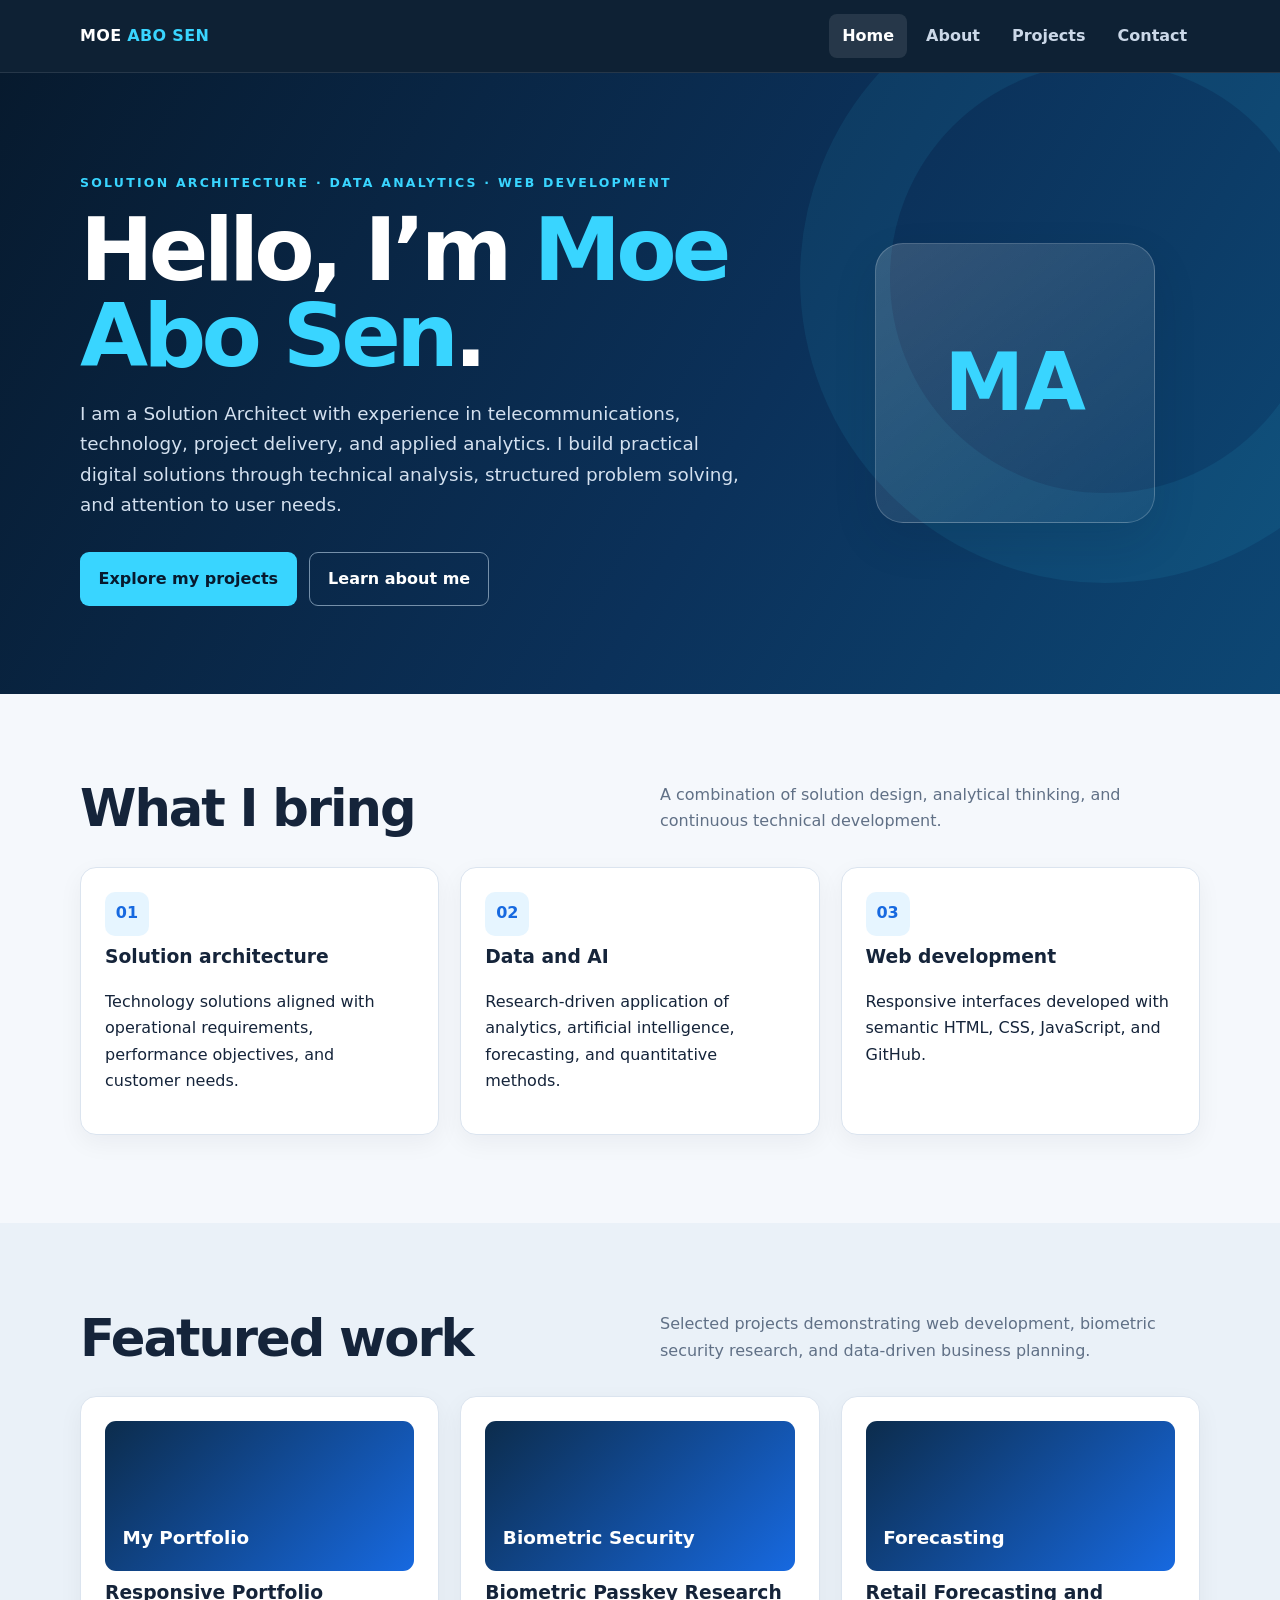
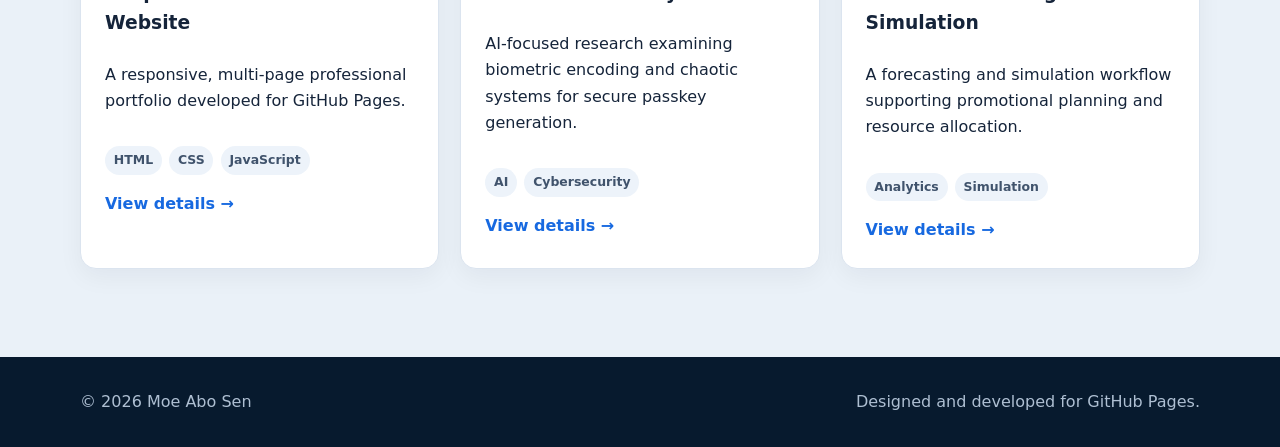
<file: index.html>
<!doctype html>
<html lang="en">
  <head>
    <meta charset="utf-8" />
    <meta name="viewport" content="width=device-width,initial-scale=1" />
    <meta
      name="description"
      content="Professional portfolio of Moe Abo Sen, Solution Architect."
    />
    <title>Moe Abo Sen | Portfolio</title>
    <link rel="stylesheet" href="styles.css" />
  </head>
  <body>
    <a class="skip-link" href="#main">Skip to content</a>
    <header class="site-header">
      <nav class="nav container">
        <a class="brand" href="index.html">MOE <span>ABO SEN</span></a
        ><button
          class="nav-toggle"
          aria-expanded="false"
          aria-label="Toggle navigation"
        >
          ☰
        </button>
        <div class="nav-links">
          <a class="active" href="index.html">Home</a
          ><a href="about.html">About</a><a href="projects.html">Projects</a
          ><a href="contact.html">Contact</a>
        </div>
      </nav>
    </header>
    <main id="main">
      <section class="hero">
        <div class="hero-grid container">
          <div>
            <p class="eyebrow">
              Solution Architecture · Data Analytics · Web Development
            </p>
            <h1>Hello, I’m <span>Moe Abo Sen</span>.</h1>
            <p class="lead">
              I am a Solution Architect with experience in telecommunications,
              technology, project delivery, and applied analytics. I build
              practical digital solutions through technical analysis, structured
              problem solving, and attention to user needs.
            </p>
            <div class="actions">
              <a class="button primary" href="projects.html"
                >Explore my projects</a
              ><a class="button secondary" href="about.html">Learn about me</a>
            </div>
          </div>
          <div class="profile-mark" aria-label="Moe Abo Sen initials">MA</div>
        </div>
      </section>
      <section>
        <div class="container">
          <div class="section-heading">
            <h2>What I bring</h2>
            <p>
              A combination of solution design, analytical thinking, and
              continuous technical development.
            </p>
          </div>
          <div class="grid-3">
            <article class="card">
              <div class="icon">01</div>
              <h3>Solution architecture</h3>
              <p>
                Technology solutions aligned with operational requirements,
                performance objectives, and customer needs.
              </p>
            </article>
            <article class="card">
              <div class="icon">02</div>
              <h3>Data and AI</h3>
              <p>
                Research-driven application of analytics, artificial
                intelligence, forecasting, and quantitative methods.
              </p>
            </article>
            <article class="card">
              <div class="icon">03</div>
              <h3>Web development</h3>
              <p>
                Responsive interfaces developed with semantic HTML, CSS,
                JavaScript, and GitHub.
              </p>
            </article>
          </div>
        </div>
      </section>
      <section style="background: #eaf1f8">
        <div class="container">
          <div class="section-heading">
            <h2>Featured work</h2>
            <p>
              Selected projects demonstrating web development, biometric
              security research, and data-driven business planning.
            </p>
          </div>
          <div class="grid-3">
            <article class="card project-card">
              <div class="project-top">My Portfolio</div>
              <h3>Responsive Portfolio Website</h3>
              <p>
                A responsive, multi-page professional portfolio developed for
                GitHub Pages.
              </p>
              <div class="tags">
                <span class="tag">HTML</span><span class="tag">CSS</span
                ><span class="tag">JavaScript</span>
              </div>
              <a class="card-link" href="projects.html">View details →</a>
            </article>
            <article class="card project-card">
              <div class="project-top">Biometric Security</div>
              <h3>Biometric Passkey Research</h3>
              <p>
                AI-focused research examining biometric encoding and chaotic
                systems for secure passkey generation.
              </p>
              <div class="tags">
                <span class="tag">AI</span
                ><span class="tag">Cybersecurity</span>
              </div>
              <a class="card-link" href="projects.html">View details →</a>
            </article>
            <article class="card project-card">
              <div class="project-top">Forecasting</div>
              <h3>Retail Forecasting and Simulation</h3>
              <p>
                A forecasting and simulation workflow supporting promotional
                planning and resource allocation.
              </p>
              <div class="tags">
                <span class="tag">Analytics</span
                ><span class="tag">Simulation</span>
              </div>
              <a class="card-link" href="projects.html">View details →</a>
            </article>
          </div>
        </div>
      </section>
    </main>
    <footer class="site-footer">
      <div class="container footer-row">
        <p>© <span data-year></span> Moe Abo Sen</p>
        <p>Designed and developed for GitHub Pages.</p>
      </div>
    </footer>
    <script src="script.js"></script>
  </body>
</html>
</file>
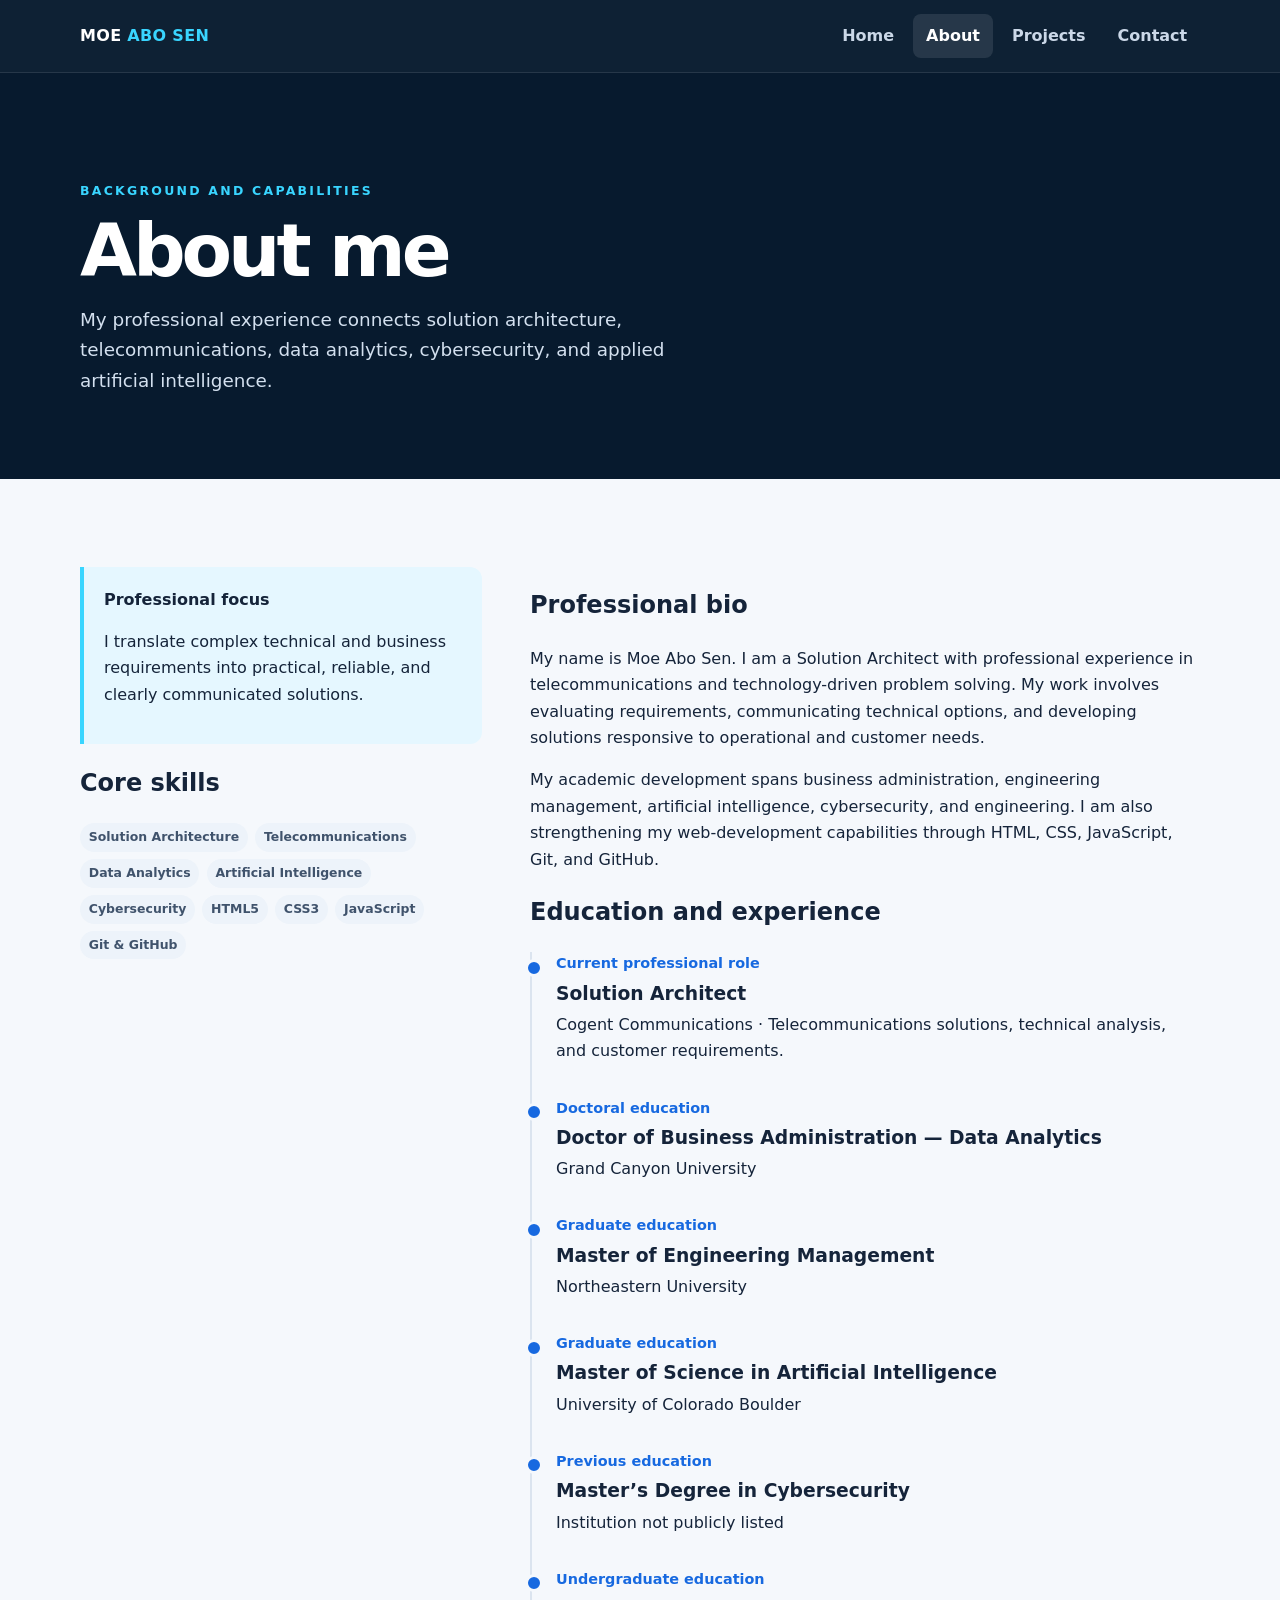
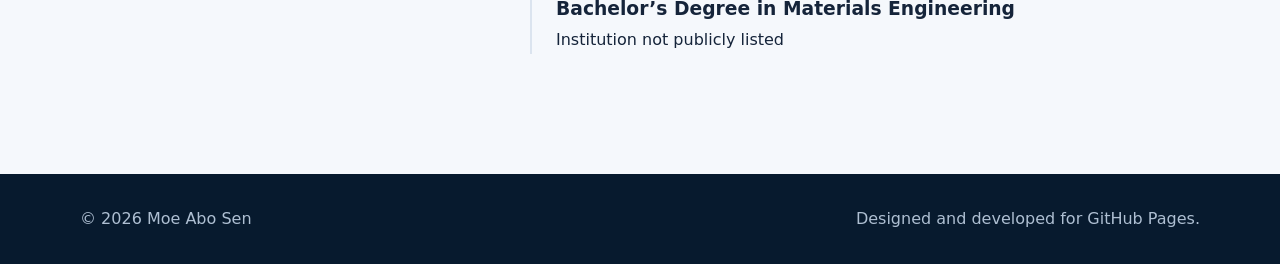
<file: about.html>
<!doctype html>
<html lang="en">
  <head>
    <meta charset="utf-8" />
    <meta name="viewport" content="width=device-width,initial-scale=1" />
    <meta name="description" content="About Moe Abo Sen." />
    <title>About | Moe Abo Sen</title>
    <link rel="stylesheet" href="styles.css" />
  </head>
  <body>
    <a class="skip-link" href="#main">Skip to content</a>
    <header class="site-header">
      <nav class="nav container">
        <a class="brand" href="index.html">MOE <span>ABO SEN</span></a
        ><button
          class="nav-toggle"
          aria-expanded="false"
          aria-label="Toggle navigation"
        >
          ☰
        </button>
        <div class="nav-links">
          <a href="index.html">Home</a
          ><a class="active" href="about.html">About</a
          ><a href="projects.html">Projects</a
          ><a href="contact.html">Contact</a>
        </div>
      </nav>
    </header>
    <main id="main">
      <div class="page-hero">
        <div class="container">
          <p class="eyebrow">Background and capabilities</p>
          <h1>About me</h1>
          <p class="lead">
            My professional experience connects solution architecture,
            telecommunications, data analytics, cybersecurity, and applied
            artificial intelligence.
          </p>
        </div>
      </div>
      <section>
        <div class="container content-grid">
          <aside>
            <div class="side-note">
              <strong>Professional focus</strong>
              <p>
                I translate complex technical and business requirements into
                practical, reliable, and clearly communicated solutions.
              </p>
            </div>
            <h2>Core skills</h2>
            <div class="tags">
              <span class="tag">Solution Architecture</span
              ><span class="tag">Telecommunications</span
              ><span class="tag">Data Analytics</span
              ><span class="tag">Artificial Intelligence</span
              ><span class="tag">Cybersecurity</span
              ><span class="tag">HTML5</span><span class="tag">CSS3</span
              ><span class="tag">JavaScript</span
              ><span class="tag">Git & GitHub</span>
            </div>
          </aside>
          <div>
            <h2>Professional bio</h2>
            <p>
              My name is Moe Abo Sen. I am a Solution Architect with
              professional experience in telecommunications and
              technology-driven problem solving. My work involves evaluating
              requirements, communicating technical options, and developing
              solutions responsive to operational and customer needs.
            </p>
            <p>
              My academic development spans business administration, engineering
              management, artificial intelligence, cybersecurity, and
              engineering. I am also strengthening my web-development
              capabilities through HTML, CSS, JavaScript, Git, and GitHub.
            </p>
            <h2>Education and experience</h2>
            <div class="timeline">
              <article>
                <p class="meta">Current professional role</p>
                <h3>Solution Architect</h3>
                <p>
                  Cogent Communications · Telecommunications solutions,
                  technical analysis, and customer requirements.
                </p>
              </article>
              <article>
                <p class="meta">Doctoral education</p>
                <h3>Doctor of Business Administration — Data Analytics</h3>
                <p>Grand Canyon University</p>
              </article>
              <article>
                <p class="meta">Graduate education</p>
                <h3>Master of Engineering Management</h3>
                <p>Northeastern University</p>
              </article>
              <article>
                <p class="meta">Graduate education</p>
                <h3>Master of Science in Artificial Intelligence</h3>
                <p>University of Colorado Boulder</p>
              </article>
              <article>
                <p class="meta">Previous education</p>
                <h3>Master’s Degree in Cybersecurity</h3>
                <p>Institution not publicly listed</p>
              </article>
              <article>
                <p class="meta">Undergraduate education</p>
                <h3>Bachelor’s Degree in Materials Engineering</h3>
                <p>Institution not publicly listed</p>
              </article>
            </div>
          </div>
        </div>
      </section>
    </main>
    <footer class="site-footer">
      <div class="container footer-row">
        <p>© <span data-year></span> Moe Abo Sen</p>
        <p>Designed and developed for GitHub Pages.</p>
      </div>
    </footer>
    <script src="script.js"></script>
  </body>
</html>
</file>
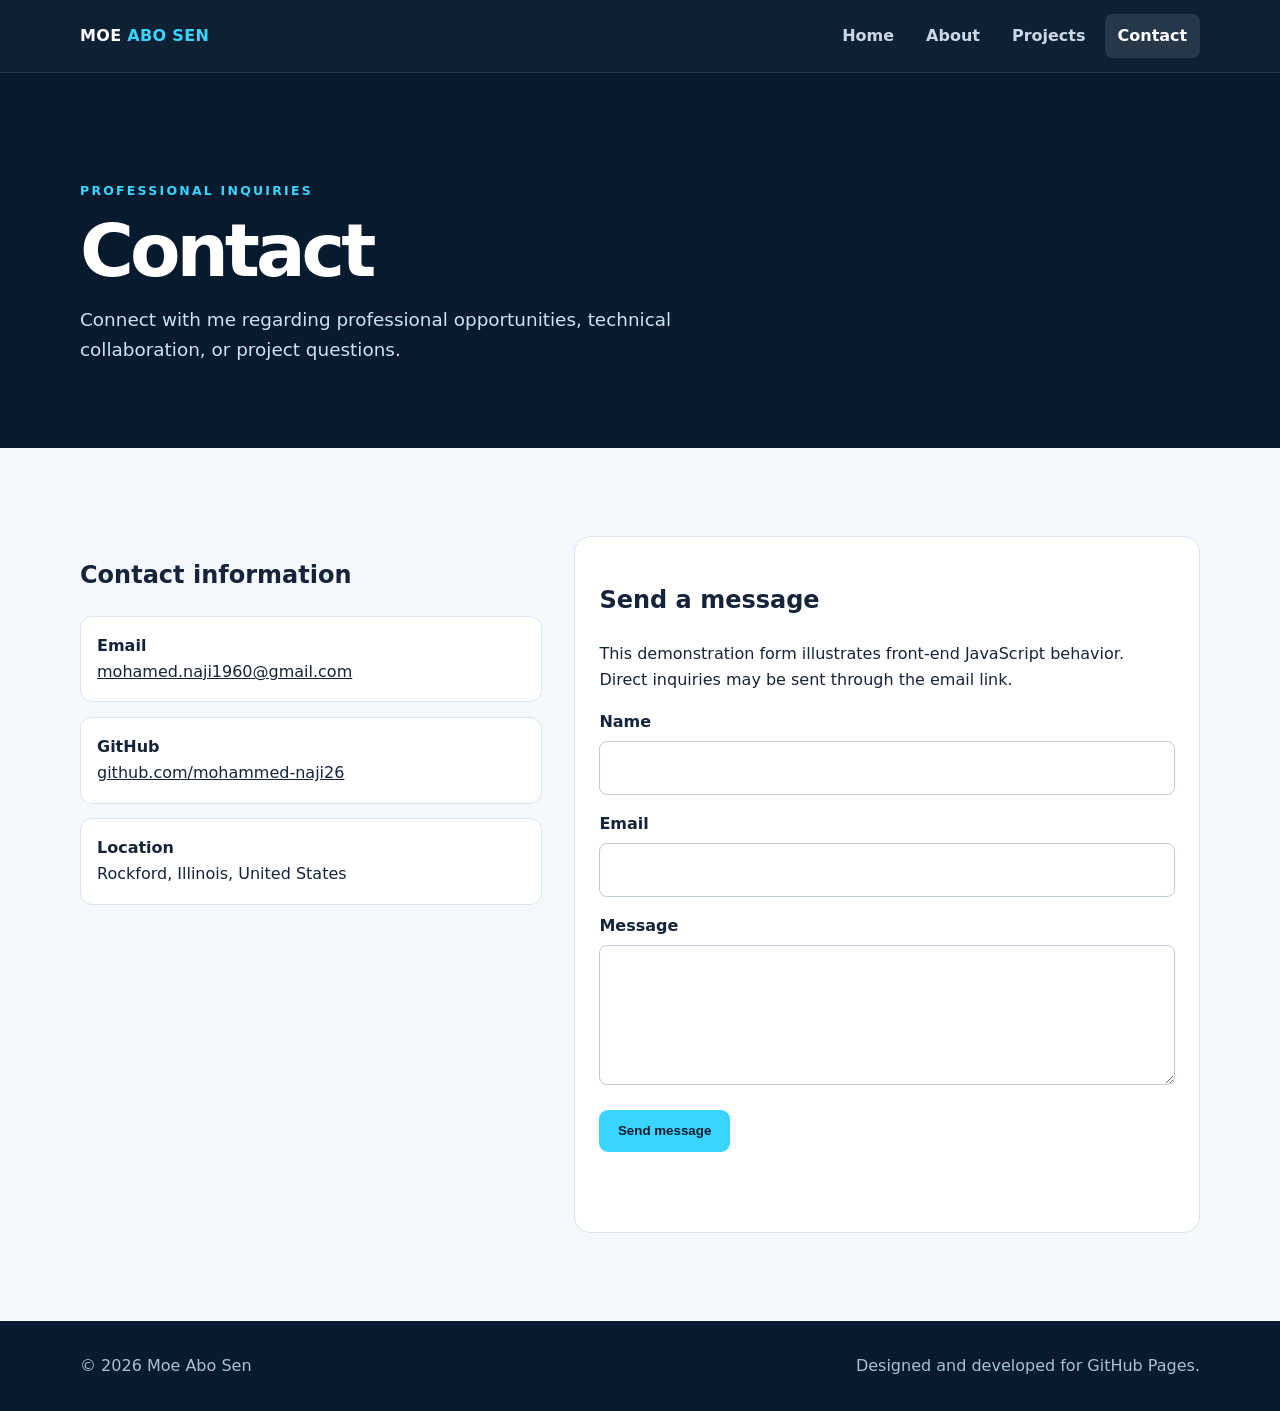
<file: contact.html>
<!doctype html>
<html lang="en">
  <head>
    <meta charset="utf-8" />
    <meta name="viewport" content="width=device-width,initial-scale=1" />
    <meta name="description" content="Contact Moe Abo Sen." />
    <title>Contact | Moe Abo Sen</title>
    <link rel="stylesheet" href="styles.css" />
  </head>
  <body>
    <a class="skip-link" href="#main">Skip to content</a>
    <header class="site-header">
      <nav class="nav container">
        <a class="brand" href="index.html">MOE <span>ABO SEN</span></a
        ><button
          class="nav-toggle"
          aria-expanded="false"
          aria-label="Toggle navigation"
        >
          ☰
        </button>
        <div class="nav-links">
          <a href="index.html">Home</a><a href="about.html">About</a
          ><a href="projects.html">Projects</a
          ><a class="active" href="contact.html">Contact</a>
        </div>
      </nav>
    </header>
    <main id="main">
      <div class="page-hero">
        <div class="container">
          <p class="eyebrow">Professional inquiries</p>
          <h1>Contact</h1>
          <p class="lead">
            Connect with me regarding professional opportunities, technical
            collaboration, or project questions.
          </p>
        </div>
      </div>
      <section>
        <div class="container contact-grid">
          <div>
            <h2>Contact information</h2>
            <div class="contact-list">
              <div class="contact-item">
                <strong>Email</strong
                ><a href="mailto:mohamed.naji1960@gmail.com"
                  >mohamed.naji1960@gmail.com</a
                >
              </div>
              <div class="contact-item">
                <strong>GitHub</strong
                ><a href="https://github.com/mohammed-naji26"
                  >github.com/mohammed-naji26</a
                >
              </div>
              <div class="contact-item">
                <strong>Location</strong
                ><span>Rockford, Illinois, United States</span>
              </div>
            </div>
          </div>
          <form class="form" id="contact-form">
            <h2>Send a message</h2>
            <p>
              This demonstration form illustrates front-end JavaScript behavior.
              Direct inquiries may be sent through the email link.
            </p>
            <div class="field">
              <label for="name">Name</label><input id="name" required />
            </div>
            <div class="field">
              <label for="email">Email</label
              ><input id="email" type="email" required />
            </div>
            <div class="field">
              <label for="message">Message</label
              ><textarea id="message" required></textarea>
            </div>
            <button class="button primary" type="submit">Send message</button>
            <p class="form-status" aria-live="polite"></p>
          </form>
        </div>
      </section>
    </main>
    <footer class="site-footer">
      <div class="container footer-row">
        <p>© <span data-year></span> Moe Abo Sen</p>
        <p>Designed and developed for GitHub Pages.</p>
      </div>
    </footer>
    <script src="script.js"></script>
  </body>
</html>
</file>
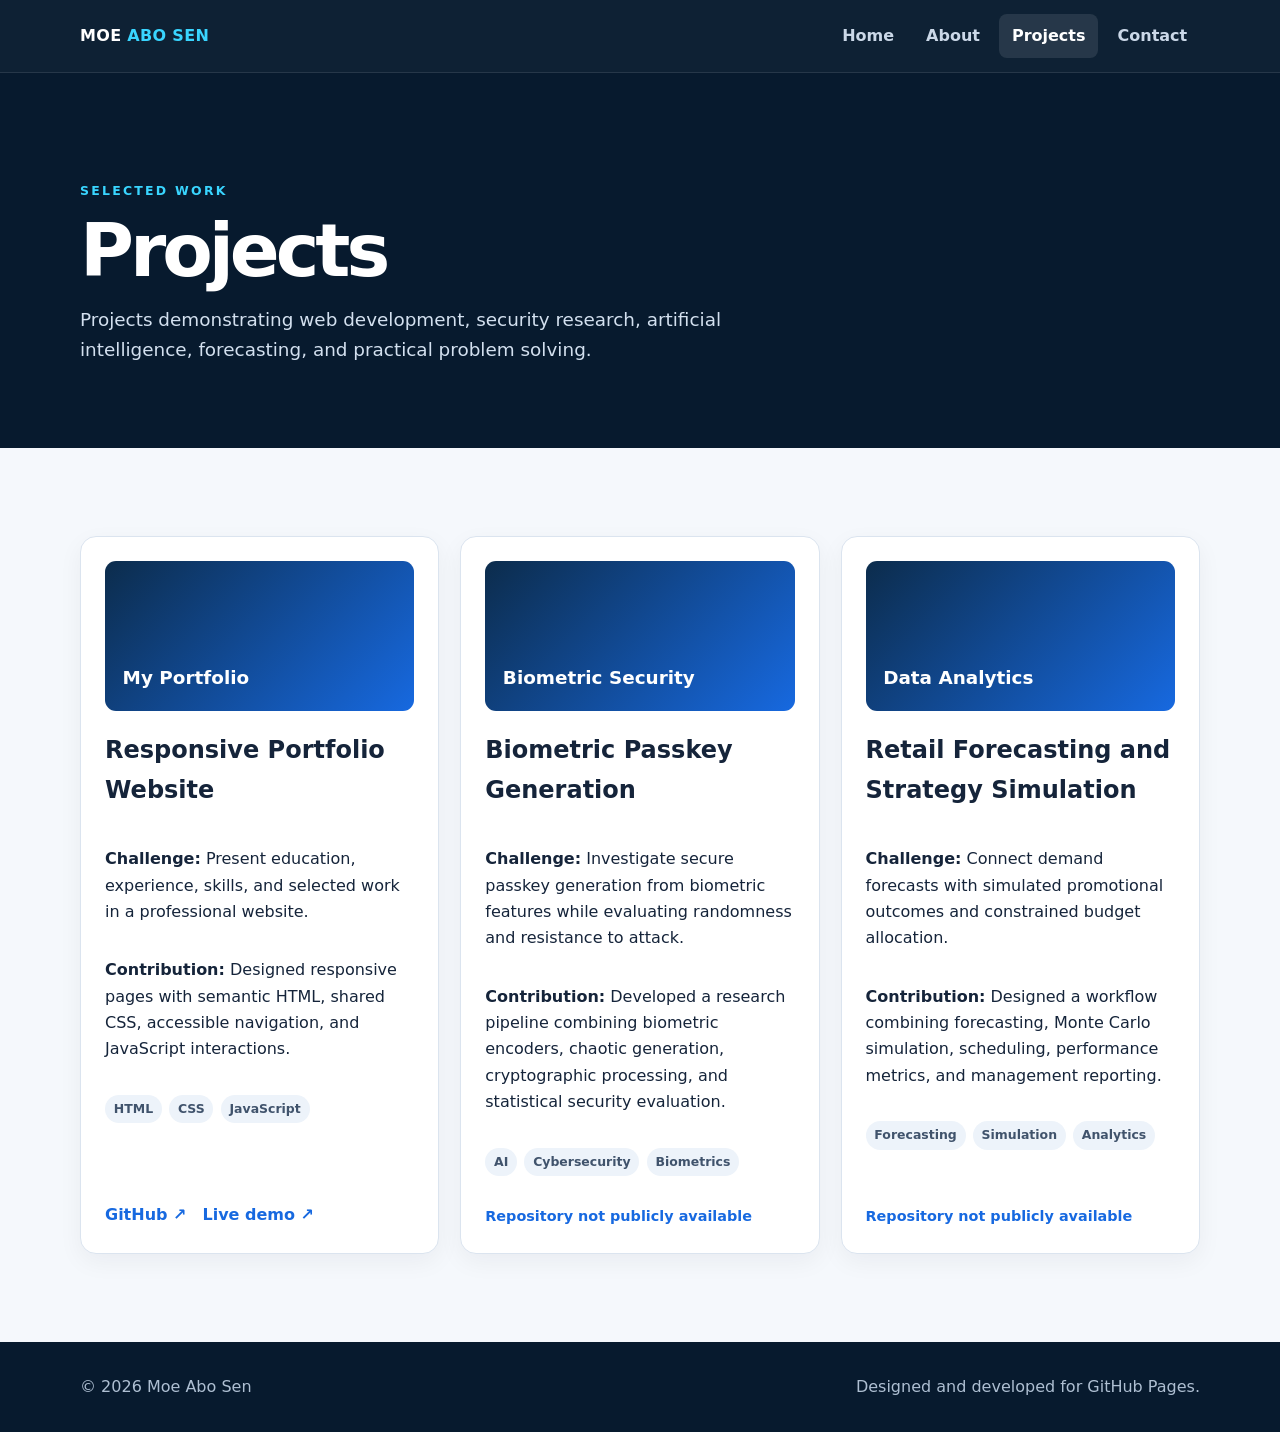
<file: projects.html>
<!doctype html>
<html lang="en">
  <head>
    <meta charset="utf-8" />
    <meta name="viewport" content="width=device-width,initial-scale=1" />
    <meta name="description" content="Projects by Moe Abo Sen." />
    <title>Projects | Moe Abo Sen</title>
    <link rel="stylesheet" href="styles.css" />
  </head>
  <body>
    <a class="skip-link" href="#main">Skip to content</a>
    <header class="site-header">
      <nav class="nav container">
        <a class="brand" href="index.html">MOE <span>ABO SEN</span></a
        ><button
          class="nav-toggle"
          aria-expanded="false"
          aria-label="Toggle navigation"
        >
          ☰
        </button>
        <div class="nav-links">
          <a href="index.html">Home</a><a href="about.html">About</a
          ><a class="active" href="projects.html">Projects</a
          ><a href="contact.html">Contact</a>
        </div>
      </nav>
    </header>
    <main id="main">
      <div class="page-hero">
        <div class="container">
          <p class="eyebrow">Selected work</p>
          <h1>Projects</h1>
          <p class="lead">
            Projects demonstrating web development, security research,
            artificial intelligence, forecasting, and practical problem solving.
          </p>
        </div>
      </div>
      <section>
        <div class="container">
          <div class="grid-3">
            <article class="card project-card">
              <div class="project-top">My Portfolio</div>
              <h2>Responsive Portfolio Website</h2>
              <p>
                <strong>Challenge:</strong> Present education, experience,
                skills, and selected work in a professional website.
              </p>
              <p>
                <strong>Contribution:</strong> Designed responsive pages with
                semantic HTML, shared CSS, accessible navigation, and JavaScript
                interactions.
              </p>
              <div class="tags">
                <span class="tag">HTML</span><span class="tag">CSS</span
                ><span class="tag">JavaScript</span>
              </div>
              <div class="project-links">
                <a
                  class="card-link"
                  href="https://github.com/mohammed-naji26/My-Portfolio"
                  >GitHub ↗</a
                ><a
                  class="card-link"
                  href="https://mohammed-naji26.github.io/My-Portfolio/"
                  >Live demo ↗</a
                >
              </div>
            </article>
            <article class="card project-card">
              <div class="project-top">Biometric Security</div>
              <h2>Biometric Passkey Generation</h2>
              <p>
                <strong>Challenge:</strong> Investigate secure passkey
                generation from biometric features while evaluating randomness
                and resistance to attack.
              </p>
              <p>
                <strong>Contribution:</strong> Developed a research pipeline
                combining biometric encoders, chaotic generation, cryptographic
                processing, and statistical security evaluation.
              </p>
              <div class="tags">
                <span class="tag">AI</span><span class="tag">Cybersecurity</span
                ><span class="tag">Biometrics</span>
              </div>
              <div class="project-links">
                <span class="meta">Repository not publicly available</span>
              </div>
            </article>
            <article class="card project-card">
              <div class="project-top">Data Analytics</div>
              <h2>Retail Forecasting and Strategy Simulation</h2>
              <p>
                <strong>Challenge:</strong> Connect demand forecasts with
                simulated promotional outcomes and constrained budget
                allocation.
              </p>
              <p>
                <strong>Contribution:</strong> Designed a workflow combining
                forecasting, Monte Carlo simulation, scheduling, performance
                metrics, and management reporting.
              </p>
              <div class="tags">
                <span class="tag">Forecasting</span
                ><span class="tag">Simulation</span
                ><span class="tag">Analytics</span>
              </div>
              <div class="project-links">
                <span class="meta">Repository not publicly available</span>
              </div>
            </article>
          </div>
        </div>
      </section>
    </main>
    <footer class="site-footer">
      <div class="container footer-row">
        <p>© <span data-year></span> Moe Abo Sen</p>
        <p>Designed and developed for GitHub Pages.</p>
      </div>
    </footer>
    <script src="script.js"></script>
  </body>
</html>
</file>
<file: styles.css>
:root {
  --navy: #071a2e;
  --blue: #1769e0;
  --cyan: #39d5ff;
  --paper: #f5f8fc;
  --ink: #15243a;
  --muted: #607086;
  --line: #dbe4ef;
  --white: #fff;
  --shadow: 0 18px 45px rgba(7, 26, 46, 0.11);
}
* {
  box-sizing: border-box;
}
html {
  scroll-behavior: smooth;
}
body {
  margin: 0;
  background: var(--paper);
  color: var(--ink);
  font-family:
    Inter,
    ui-sans-serif,
    system-ui,
    -apple-system,
    BlinkMacSystemFont,
    "Segoe UI",
    sans-serif;
  line-height: 1.65;
}
a {
  color: inherit;
}
img {
  max-width: 100%;
}
.container {
  width: min(1120px, calc(100% - 2.5rem));
  margin: auto;
}
.site-header {
  background: rgba(7, 26, 46, 0.97);
  color: #fff;
  position: sticky;
  top: 0;
  z-index: 20;
  border-bottom: 1px solid rgba(255, 255, 255, 0.1);
}
.nav {
  min-height: 72px;
  display: flex;
  align-items: center;
  justify-content: space-between;
  gap: 2rem;
}
.brand {
  text-decoration: none;
  font-weight: 800;
  letter-spacing: 0.02em;
}
.brand span {
  color: var(--cyan);
}
.nav-links {
  display: flex;
  align-items: center;
  gap: 0.4rem;
}
.nav-links a {
  text-decoration: none;
  color: #cbd8e8;
  padding: 0.55rem 0.8rem;
  border-radius: 8px;
  font-weight: 650;
}
.nav-links a:hover,
.nav-links a.active {
  background: rgba(255, 255, 255, 0.1);
  color: #fff;
}
.nav-toggle {
  display: none;
  background: transparent;
  color: #fff;
  border: 1px solid #486078;
  border-radius: 8px;
  padding: 0.45rem 0.65rem;
  font-size: 1.15rem;
}
.hero {
  background: linear-gradient(120deg, #071a2e 0%, #0b315a 58%, #0d4774 100%);
  color: #fff;
  min-height: 560px;
  display: grid;
  align-items: center;
  position: relative;
  overflow: hidden;
}
.hero:after {
  content: "";
  position: absolute;
  width: 430px;
  height: 430px;
  border: 90px solid rgba(57, 213, 255, 0.08);
  border-radius: 50%;
  right: -130px;
  top: -100px;
}
.hero-grid {
  display: grid;
  grid-template-columns: 1.3fr 0.7fr;
  gap: 4rem;
  align-items: center;
  position: relative;
  z-index: 1;
}
.eyebrow {
  text-transform: uppercase;
  letter-spacing: 0.18em;
  color: var(--cyan);
  font-weight: 800;
  font-size: 0.78rem;
}
.hero h1,
.page-hero h1 {
  font-size: clamp(2.7rem, 7vw, 5.5rem);
  line-height: 0.98;
  margin: 0.7rem 0 1.25rem;
  letter-spacing: -0.055em;
}
.hero h1 span {
  color: var(--cyan);
}
.lead {
  font-size: 1.15rem;
  color: #d3e0ef;
  max-width: 660px;
}
.actions {
  display: flex;
  gap: 0.8rem;
  flex-wrap: wrap;
  margin-top: 2rem;
}
.button {
  display: inline-flex;
  align-items: center;
  justify-content: center;
  text-decoration: none;
  padding: 0.78rem 1.1rem;
  border-radius: 9px;
  font-weight: 750;
  border: 1px solid transparent;
}
.button.primary {
  background: var(--cyan);
  color: var(--navy);
}
.button.secondary {
  border-color: #7590aa;
  color: #fff;
}
.profile-mark {
  width: 280px;
  aspect-ratio: 1;
  border-radius: 28px;
  margin: auto;
  display: grid;
  place-items: center;
  background: linear-gradient(
    145deg,
    rgba(255, 255, 255, 0.16),
    rgba(255, 255, 255, 0.04)
  );
  border: 1px solid rgba(255, 255, 255, 0.2);
  box-shadow: var(--shadow);
  font-size: 5rem;
  font-weight: 900;
  color: var(--cyan);
}
section {
  padding: 5.5rem 0;
}
.section-heading {
  display: flex;
  justify-content: space-between;
  align-items: end;
  gap: 2rem;
  margin-bottom: 2rem;
}
.section-heading h2 {
  font-size: clamp(2rem, 4vw, 3.2rem);
  letter-spacing: -0.04em;
  margin: 0;
  line-height: 1;
}
.section-heading p {
  max-width: 540px;
  color: var(--muted);
  margin: 0;
}
.grid-3 {
  display: grid;
  grid-template-columns: repeat(3, 1fr);
  gap: 1.3rem;
}
.card {
  background: var(--white);
  border: 1px solid var(--line);
  border-radius: 16px;
  padding: 1.5rem;
  box-shadow: 0 8px 25px rgba(7, 26, 46, 0.05);
}
.card h3 {
  margin: 0.4rem 0;
}
.icon {
  width: 44px;
  height: 44px;
  border-radius: 10px;
  background: #e6f5ff;
  color: var(--blue);
  display: grid;
  place-items: center;
  font-weight: 900;
}
.tags {
  display: flex;
  flex-wrap: wrap;
  gap: 0.45rem;
  margin: 1rem 0;
}
.tag {
  font-size: 0.78rem;
  background: #edf3fa;
  color: #40536c;
  padding: 0.25rem 0.55rem;
  border-radius: 999px;
  font-weight: 700;
}
.card-link {
  color: var(--blue);
  font-weight: 750;
  text-decoration: none;
}
.page-hero {
  background: var(--navy);
  color: #fff;
  padding: 6rem 0 4rem;
}
.page-hero h1 {
  font-size: clamp(2.8rem, 6vw, 4.6rem);
  margin-bottom: 1rem;
}
.content-grid {
  display: grid;
  grid-template-columns: 0.75fr 1.25fr;
  gap: 3rem;
}
.side-note {
  background: #e5f7ff;
  border-left: 4px solid var(--cyan);
  padding: 1.25rem;
  border-radius: 0 12px 12px 0;
}
.timeline {
  border-left: 2px solid var(--line);
  padding-left: 1.5rem;
}
.timeline article {
  position: relative;
  margin-bottom: 2rem;
}
.timeline article:before {
  content: "";
  position: absolute;
  width: 12px;
  height: 12px;
  background: var(--blue);
  border: 3px solid var(--paper);
  border-radius: 50%;
  left: -1.95rem;
  top: 0.4rem;
}
.timeline h3,
.timeline p {
  margin: 0.15rem 0;
}
.meta {
  color: var(--blue);
  font-weight: 750;
  font-size: 0.9rem;
}
.project-card {
  display: flex;
  flex-direction: column;
}
.project-card .project-top {
  height: 150px;
  border-radius: 11px;
  background: linear-gradient(135deg, #0c2c4c, #1769e0);
  display: flex;
  align-items: end;
  padding: 1.1rem;
  color: #fff;
  font-weight: 850;
  font-size: 1.15rem;
}
.project-links {
  display: flex;
  gap: 1rem;
  margin-top: auto;
  padding-top: 0.8rem;
}
.contact-grid {
  display: grid;
  grid-template-columns: 0.85fr 1.15fr;
  gap: 2rem;
}
.contact-list {
  display: grid;
  gap: 0.9rem;
}
.contact-item {
  padding: 1rem;
  border: 1px solid var(--line);
  background: #fff;
  border-radius: 12px;
}
.contact-item strong {
  display: block;
}
.form {
  background: #fff;
  border: 1px solid var(--line);
  border-radius: 16px;
  padding: 1.5rem;
}
.field {
  margin-bottom: 1rem;
}
.field label {
  display: block;
  font-weight: 750;
  margin-bottom: 0.35rem;
}
.field input,
.field textarea {
  width: 100%;
  padding: 0.8rem;
  border: 1px solid #bfcbd9;
  border-radius: 8px;
  font: inherit;
}
.field textarea {
  min-height: 140px;
  resize: vertical;
}
.form-status {
  color: #29633c;
  font-weight: 700;
  min-height: 1.5rem;
}
.site-footer {
  background: var(--navy);
  color: #aebfd2;
  padding: 2rem 0;
}
.footer-row {
  display: flex;
  justify-content: space-between;
  gap: 1rem;
  flex-wrap: wrap;
}
.footer-row p {
  margin: 0;
}
.placeholder {
  background: #fff7d8;
  color: #694f00;
  padding: 0.08rem 0.28rem;
  border-radius: 4px;
}
.skip-link {
  position: absolute;
  left: -999px;
  top: 0;
}
.skip-link:focus {
  left: 1rem;
  top: 1rem;
  background: #fff;
  color: #000;
  padding: 0.5rem;
  z-index: 99;
}
@media (max-width: 800px) {
  .nav-toggle {
    display: block;
  }
  .nav-links {
    display: none;
    position: absolute;
    top: 72px;
    left: 0;
    right: 0;
    background: var(--navy);
    padding: 1rem 1.25rem;
    flex-direction: column;
    align-items: stretch;
  }
  .nav-links.open {
    display: flex;
  }
  .hero-grid,
  .content-grid,
  .contact-grid {
    grid-template-columns: 1fr;
  }
  .profile-mark {
    display: none;
  }
  .grid-3 {
    grid-template-columns: 1fr;
  }
  .hero {
    min-height: 520px;
  }
  .section-heading {
    display: block;
  }
  .section-heading p {
    margin-top: 1rem;
  }
  section {
    padding: 4rem 0;
  }
}
@media (prefers-reduced-motion: reduce) {
  html {
    scroll-behavior: auto;
  }
}
</file>
